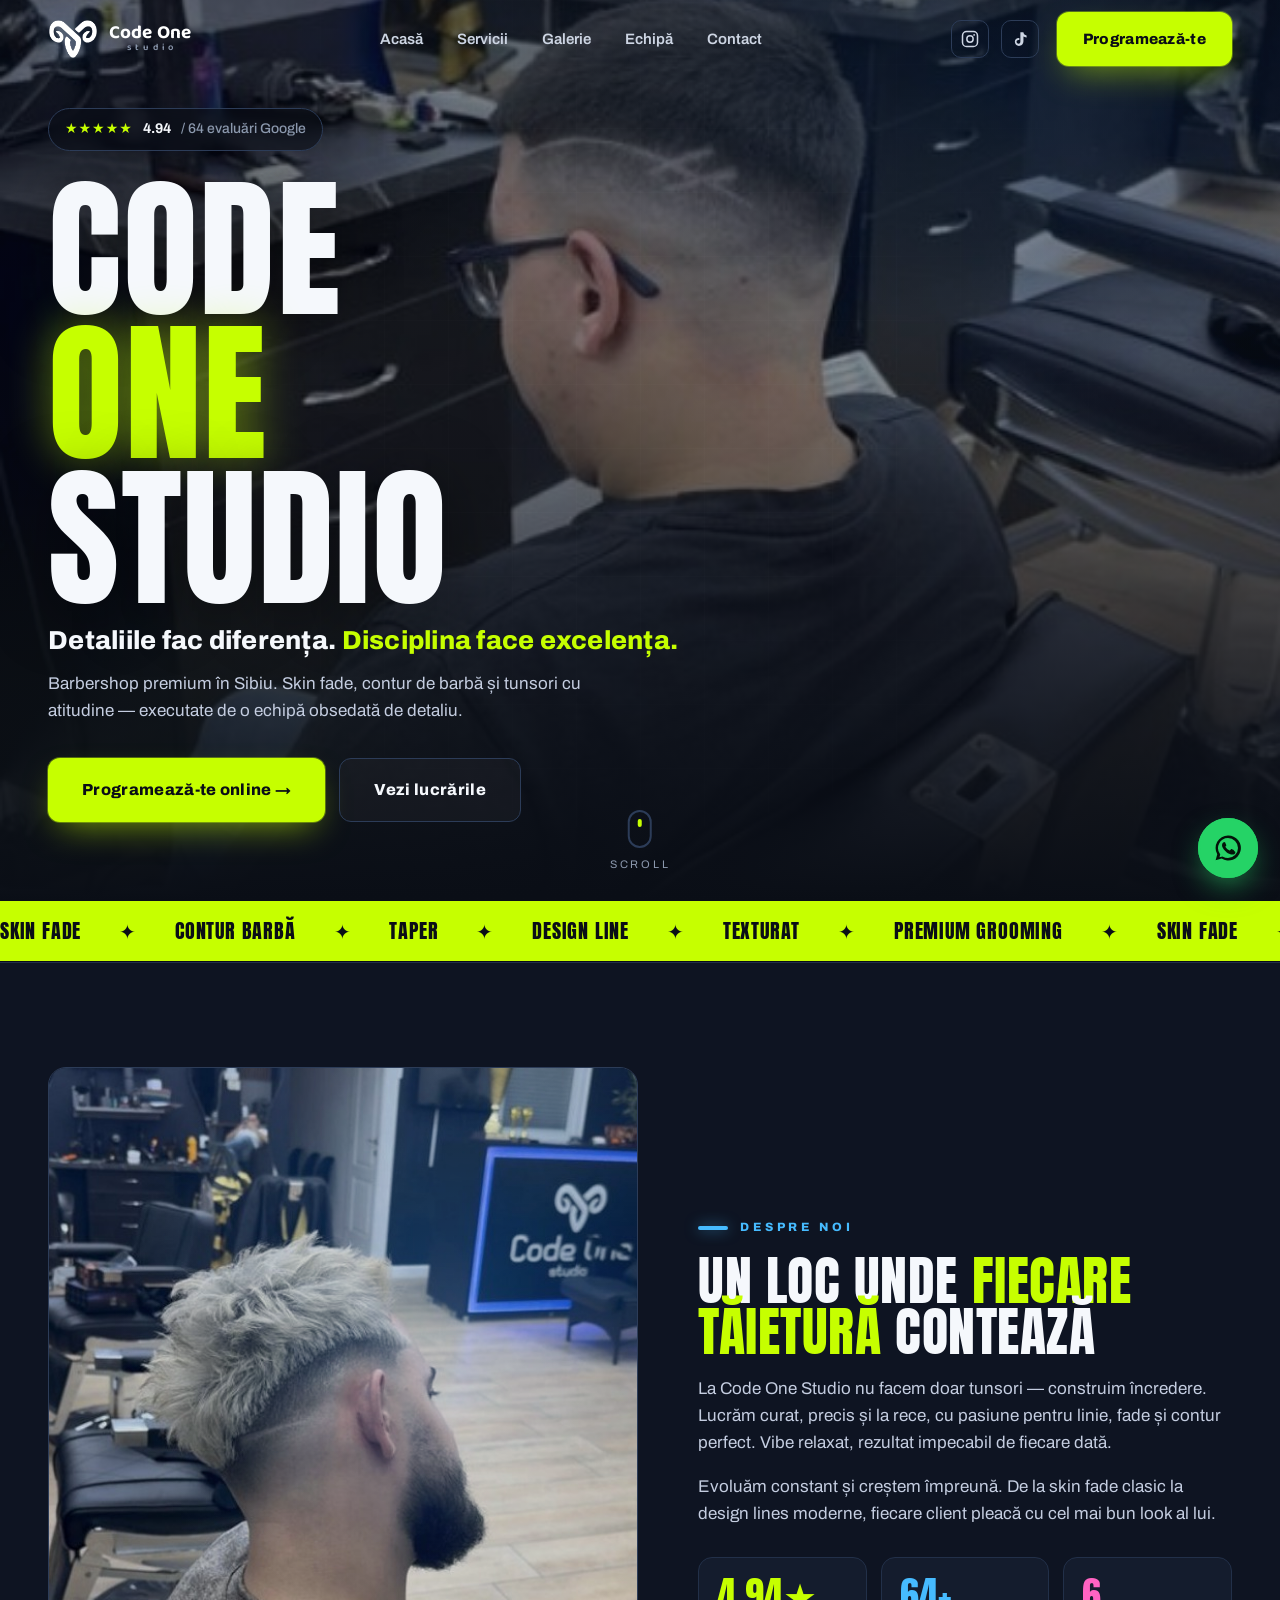
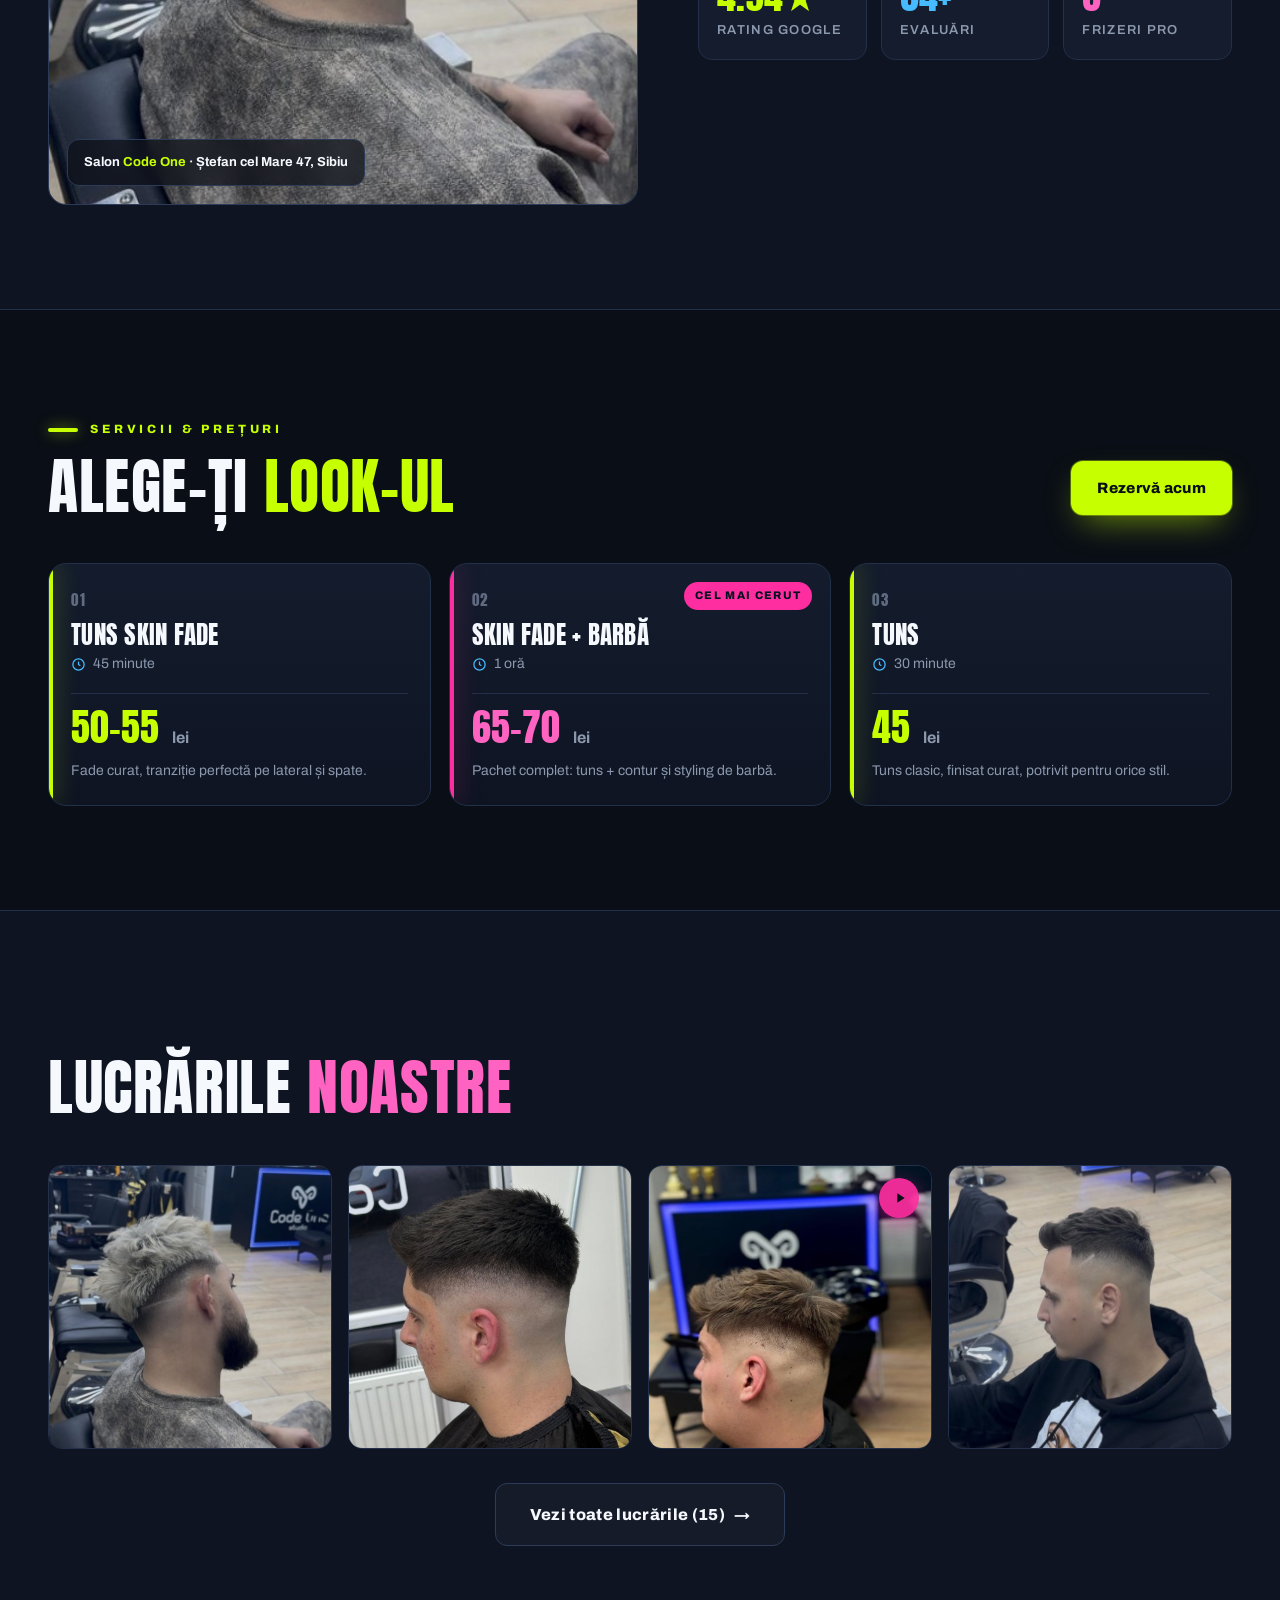
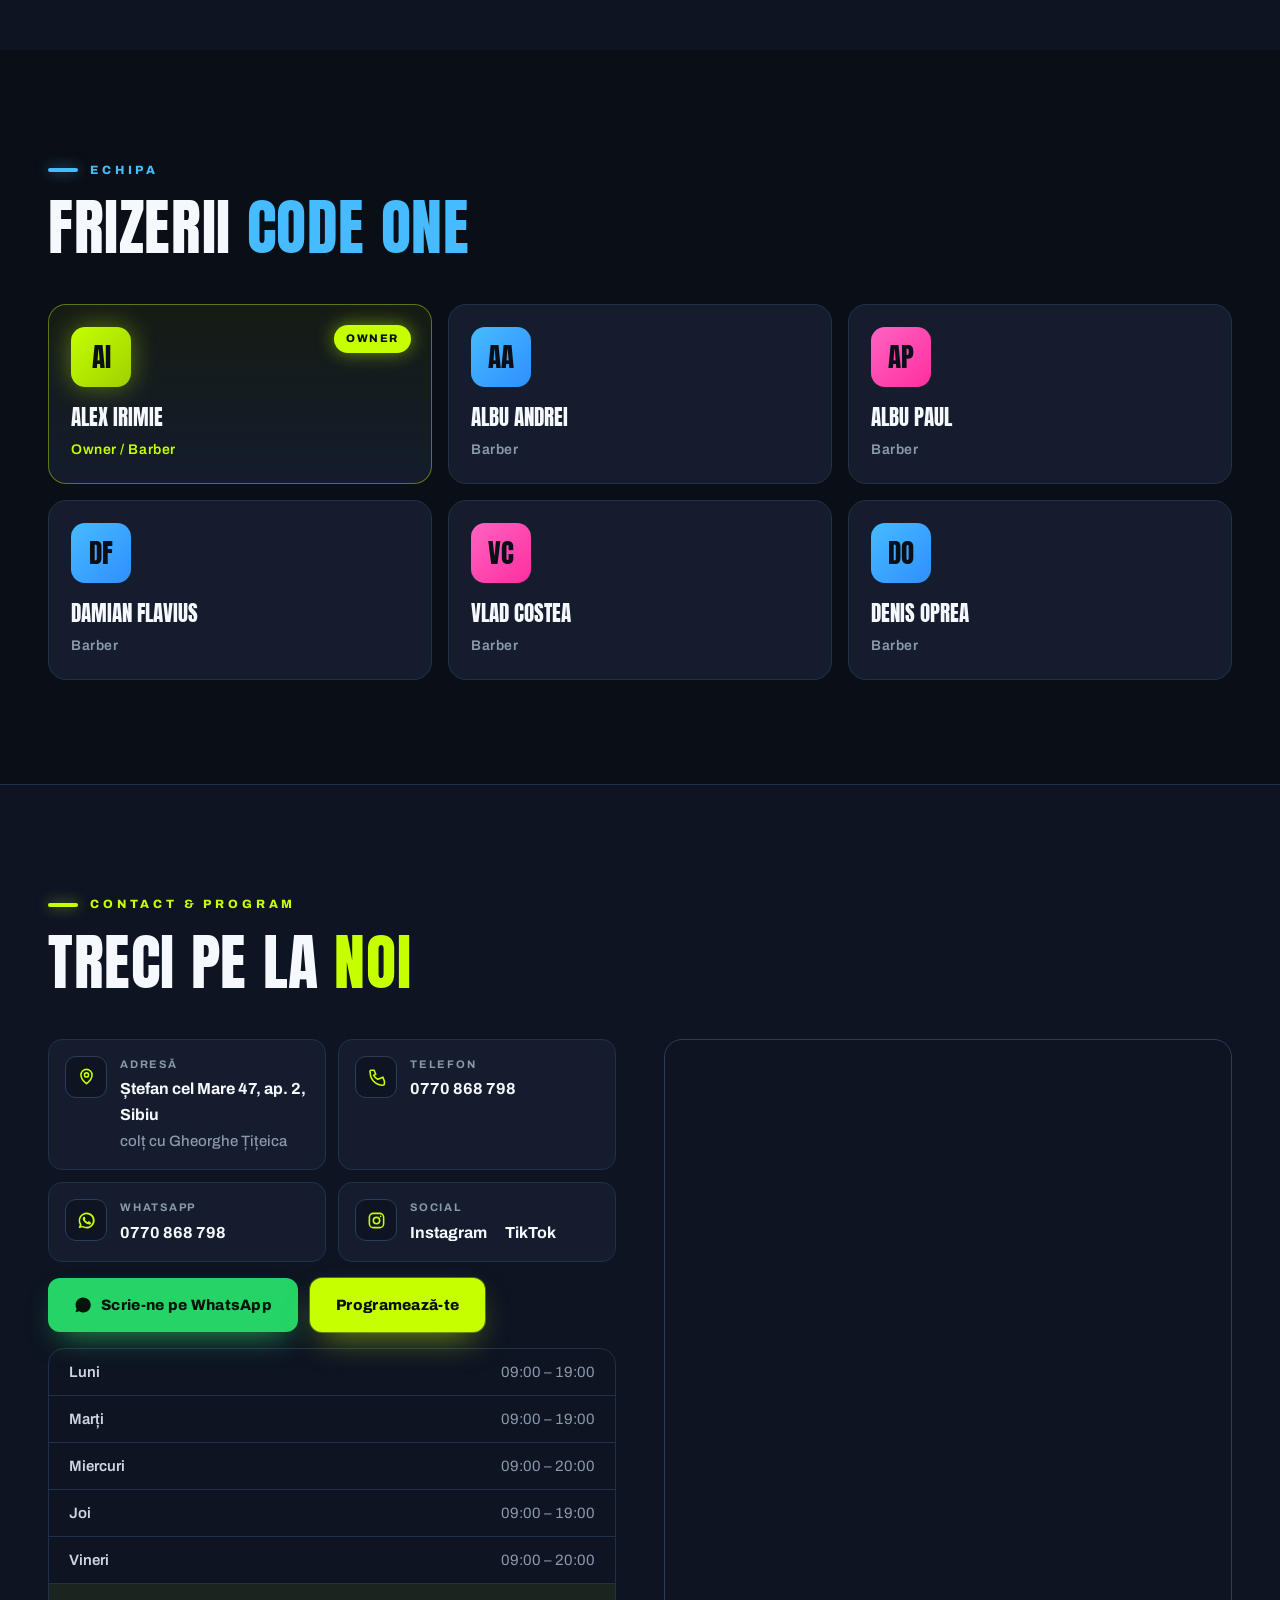
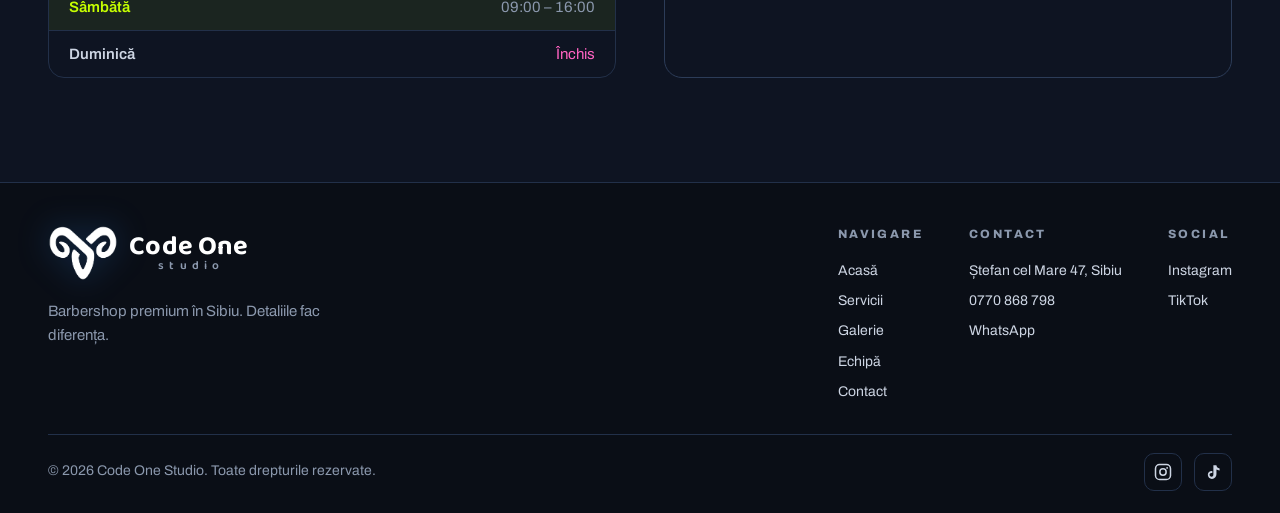
<file: index.html>
<!DOCTYPE html>
<html lang="ro">
<head>
<meta charset="UTF-8">
<meta name="viewport" content="width=device-width, initial-scale=1.0">
<title>Code One Studio — Frizerie Premium Sibiu</title>
<meta name="description" content="Code One Studio — barbershop premium în Sibiu. Skin fade, barbă, tunsori cu atitudine. Programează-te online. 4.94★ din 64 evaluări.">
<link rel="preconnect" href="https://fonts.googleapis.com">
<link rel="preconnect" href="https://fonts.gstatic.com" crossorigin>
<link href="https://fonts.googleapis.com/css2?family=Anton&family=Archivo:ital,wght@0,400;0,500;0,600;0,700;0,800;0,900;1,700&family=Baloo+2:wght@500;600;700;800&display=swap" rel="stylesheet">
<link rel="stylesheet" href="assets/styles.css?v=2">
</head>
<body>

<!-- ============ HEADER ============ -->
<header class="header" id="header">
  <div class="wrap bar">
    <a class="brand" href="#top" aria-label="Code One Studio">
      <img class="brand-sym" src="assets/logo_symbol.png" alt="Code One Studio">
      <span class="brand-word"><b>Code One</b><i>studio</i></span>
    </a>
    <nav class="nav">
      <a class="link" href="#top">Acasă</a>
      <a class="link" href="#servicii">Servicii</a>
      <a class="link" href="lucrari.html">Galerie</a>
      <a class="link" href="#echipa">Echipă</a>
      <a class="link" href="#contact">Contact</a>
    </nav>
    <div class="header-right">
      <div class="socials">
        <a href="https://www.instagram.com/codeone_studio/" target="_blank" rel="noopener" aria-label="Instagram"><svg viewBox="0 0 24 24" fill="none" stroke="currentColor" stroke-width="2"><rect x="2" y="2" width="20" height="20" rx="5.5"/><circle cx="12" cy="12" r="4.2"/><circle cx="17.5" cy="6.5" r="1.2" fill="currentColor" stroke="none"/></svg></a>
        <a href="https://www.tiktok.com/@code.one7" target="_blank" rel="noopener" aria-label="TikTok"><svg viewBox="0 0 24 24" fill="currentColor"><path d="M16.5 3c.4 2.4 1.9 4 4.3 4.2v2.7c-1.4.1-2.9-.3-4.2-1.1v6.3c0 3.6-2.6 6.1-6 6.1-3.1 0-5.5-2.3-5.5-5.4 0-3.2 2.6-5.5 6-5.2v2.8c-.4-.1-.9-.2-1.3-.2-1.4 0-2.4 1-2.4 2.5 0 1.5 1.1 2.5 2.5 2.5 1.6 0 2.6-1.1 2.6-3V3h3.5z"/></svg></a>
      </div>
      <a class="btn btn-lime" href="#contact" data-booking>Programează-te</a>
    </div>
    <button class="burger" id="burger" aria-label="Meniu"><span></span><span></span><span></span></button>
  </div>
</header>

<!-- mobile drawer -->
<div class="scrim" id="scrim"></div>
<aside class="mobile-menu" id="mobileMenu">
  <a class="mlink" href="#top">Acasă</a>
  <a class="mlink" href="#servicii">Servicii</a>
  <a class="mlink" href="lucrari.html">Galerie</a>
  <a class="mlink" href="#echipa">Echipă</a>
  <a class="mlink" href="#contact">Contact</a>
  <a class="btn btn-lime btn-lg" href="#contact" data-booking>Programează-te</a>
  <div class="mobile-soc socials">
    <a href="https://www.instagram.com/codeone_studio/" target="_blank" rel="noopener" aria-label="Instagram"><svg viewBox="0 0 24 24" fill="none" stroke="currentColor" stroke-width="2"><rect x="2" y="2" width="20" height="20" rx="5.5"/><circle cx="12" cy="12" r="4.2"/><circle cx="17.5" cy="6.5" r="1.2" fill="currentColor" stroke="none"/></svg></a>
    <a href="https://www.tiktok.com/@code.one7" target="_blank" rel="noopener" aria-label="TikTok"><svg viewBox="0 0 24 24" fill="currentColor"><path d="M16.5 3c.4 2.4 1.9 4 4.3 4.2v2.7c-1.4.1-2.9-.3-4.2-1.1v6.3c0 3.6-2.6 6.1-6 6.1-3.1 0-5.5-2.3-5.5-5.4 0-3.2 2.6-5.5 6-5.2v2.8c-.4-.1-.9-.2-1.3-.2-1.4 0-2.4 1-2.4 2.5 0 1.5 1.1 2.5 2.5 2.5 1.6 0 2.6-1.1 2.6-3V3h3.5z"/></svg></a>
  </div>
</aside>

<!-- ============ HERO ============ -->
<section class="hero" id="top" data-screen-label="Hero">
  <video class="hero-video" autoplay muted loop playsinline poster="assets/img/work_05.jpg" data-vsrc="assets/video/clip_02.mp4"></video>
  <div class="hero-overlay"></div>
  <div class="hero-grid"></div>
  <div class="hero-inner wrap">
    <div class="chip-rating reveal">
      <span class="stars">★★★★★</span> 4.94 <span class="muted">/ 64 evaluări Google</span>
    </div>
    <h1 class="reveal d1"><span class="blk">Code</span><span class="blk one">One</span><span class="blk">Studio</span></h1>
    <p class="slogan reveal d2">Detaliile fac diferența. <span class="acid">Disciplina face excelența.</span></p>
    <p class="sub reveal d2">Barbershop premium în Sibiu. Skin fade, contur de barbă și tunsori cu atitudine — executate de o echipă obsedată de detaliu.</p>
    <div class="cta-row reveal d3">
      <a class="btn btn-lime btn-lg" href="#contact" data-booking>Programează-te online →</a>
      <a class="btn btn-ghost btn-lg" href="#galerie">Vezi lucrările</a>
    </div>
  </div>
  <div class="scroll-cue"><div class="mouse"><i></i></div>Scroll</div>
</section>

<!-- ============ MARQUEE ============ -->
<div class="marquee" aria-hidden="true">
  <div class="track">
    <span>Skin Fade</span><span>Contur Barbă</span><span>Taper</span><span>Design Line</span><span>Texturat</span><span>Premium Grooming</span>
    <span>Skin Fade</span><span>Contur Barbă</span><span>Taper</span><span>Design Line</span><span>Texturat</span><span>Premium Grooming</span>
  </div>
</div>

<!-- ============ DESPRE ============ -->
<section class="section about" id="despre" data-screen-label="Despre">
  <div class="wrap about-grid">
    <div class="about-media reveal">
      <img src="assets/img/work_01.jpg" alt="Interior Code One Studio cu sigla luminată">
      <div class="glow"></div>
      <div class="badge">Salon <b>Code One</b> · Ștefan cel Mare 47, Sibiu</div>
    </div>
    <div class="about-text">
      <div class="eyebrow blue reveal">Despre noi</div>
      <h2 class="reveal">Un loc unde <span style="color:var(--lime)">fiecare tăietură</span> contează</h2>
      <p class="reveal d1">La Code One Studio nu facem doar tunsori — construim încredere. Lucrăm curat, precis și la rece, cu pasiune pentru linie, fade și contur perfect. Vibe relaxat, rezultat impecabil de fiecare dată.</p>
      <p class="reveal d1">Evoluăm constant și creștem împreună. De la skin fade clasic la design lines moderne, fiecare client pleacă cu cel mai bun look al lui.</p>
      <div class="stats reveal d2">
        <div class="stat"><div class="num">4.94★</div><div class="lab">Rating Google</div></div>
        <div class="stat"><div class="num">64+</div><div class="lab">Evaluări</div></div>
        <div class="stat"><div class="num">6</div><div class="lab">Frizeri pro</div></div>
      </div>
    </div>
  </div>
</section>

<!-- ============ SERVICII ============ -->
<section class="section" id="servicii" data-screen-label="Servicii">
  <div class="wrap">
    <div class="svc-head">
      <div>
        <div class="eyebrow reveal">Servicii &amp; prețuri</div>
        <h2 class="section-title reveal">Alege-ți <span class="hl">look-ul</span></h2>
      </div>
      <a class="btn btn-lime reveal d1" href="#contact" data-booking>Rezervă acum</a>
    </div>
    <div class="svc-grid">
      <div class="svc-card reveal">
        <div class="idx">01</div>
        <h3>Tuns Skin Fade</h3>
        <div class="dur"><svg viewBox="0 0 24 24" fill="none" stroke="currentColor" stroke-width="2"><circle cx="12" cy="12" r="9"/><path d="M12 7v5l3 2"/></svg> 45 minute</div>
        <div class="divider"></div>
        <div class="price">50–55 <small>lei</small></div>
        <p class="tagline">Fade curat, tranziție perfectă pe lateral și spate.</p>
      </div>
      <div class="svc-card feat reveal d1">
        <div class="feat-badge">Cel mai cerut</div>
        <div class="idx">02</div>
        <h3>Skin Fade + Barbă</h3>
        <div class="dur"><svg viewBox="0 0 24 24" fill="none" stroke="currentColor" stroke-width="2"><circle cx="12" cy="12" r="9"/><path d="M12 7v5l3 2"/></svg> 1 oră</div>
        <div class="divider"></div>
        <div class="price">65–70 <small>lei</small></div>
        <p class="tagline">Pachet complet: tuns + contur și styling de barbă.</p>
      </div>
      <div class="svc-card reveal d2">
        <div class="idx">03</div>
        <h3>Tuns</h3>
        <div class="dur"><svg viewBox="0 0 24 24" fill="none" stroke="currentColor" stroke-width="2"><circle cx="12" cy="12" r="9"/><path d="M12 7v5l3 2"/></svg> 30 minute</div>
        <div class="divider"></div>
        <div class="price">45 <small>lei</small></div>
        <p class="tagline">Tuns clasic, finisat curat, potrivit pentru orice stil.</p>
      </div>
    </div>
  </div>
</section>

<!-- ============ GALERIE ============ -->
<section class="section gallery" id="galerie" data-screen-label="Galerie">
  <div class="wrap">
    <div class="eyebrow pink reveal">Galerie</div>
    <h2 class="section-title reveal" style="margin-bottom:48px;">LUCRĂRILE <span class="hl-p">NOASTRE</span></h2>
    <div class="gal-grid" id="galGrid" data-preview="4" data-more-href="lucrari.html">
      <!-- items injected by app.js -->
    </div>
  </div>
</section>

<!-- ============ ECHIPA ============ -->
<section class="section" id="echipa" data-screen-label="Echipa">
  <div class="wrap">
    <div class="eyebrow blue reveal">Echipa</div>
    <h2 class="section-title reveal" style="margin-bottom:48px;">Frizerii <span class="hl-b">Code One</span></h2>
    <div class="team-grid">
      <div class="member owner reveal">
        <div class="owner-badge">Owner</div>
        <div class="avatar">AI</div>
        <div class="name">Alex Irimie</div>
        <div class="role">Owner / Barber</div>
      </div>
      <div class="member reveal d1"><div class="avatar">AA</div><div class="name">Albu Andrei</div><div class="role">Barber</div></div>
      <div class="member reveal d2"><div class="avatar">AP</div><div class="name">Albu Paul</div><div class="role">Barber</div></div>
      <div class="member reveal"><div class="avatar">DF</div><div class="name">Damian Flavius</div><div class="role">Barber</div></div>
      <div class="member reveal d1"><div class="avatar">VC</div><div class="name">Vlad Costea</div><div class="role">Barber</div></div>
      <div class="member reveal d2"><div class="avatar">DO</div><div class="name">Denis Oprea</div><div class="role">Barber</div></div>
    </div>
  </div>
</section>

<!-- ============ CONTACT ============ -->
<section class="section contact" id="contact" data-screen-label="Contact">
  <div class="wrap">
    <div class="eyebrow reveal">Contact &amp; program</div>
    <h2 class="section-title reveal" style="margin-bottom:48px;">Treci pe la <span class="hl">noi</span></h2>
    <div class="contact-grid">
      <div class="contact-info">
        <div class="contact-rows">
        <div class="row reveal">
          <div class="ico"><svg viewBox="0 0 24 24" fill="none" stroke="currentColor" stroke-width="2"><path d="M12 21s7-5.5 7-11a7 7 0 1 0-14 0c0 5.5 7 11 7 11z"/><circle cx="12" cy="10" r="2.6"/></svg></div>
          <div><div class="lab">Adresă</div><div class="val">Ștefan cel Mare 47, ap. 2, Sibiu<br><span style="font-weight:500;color:var(--muted);font-size:15px">colț cu Gheorghe Țițeica</span></div></div>
        </div>
        <div class="row reveal">
          <div class="ico"><svg viewBox="0 0 24 24" fill="none" stroke="currentColor" stroke-width="2"><path d="M5 4h4l2 5-2.5 1.5a11 11 0 0 0 5 5L20 13l2 5v3a2 2 0 0 1-2 2A16 16 0 0 1 4 7a2 2 0 0 1 1-3z"/></svg></div>
          <div><div class="lab">Telefon</div><div class="val"><a href="tel:0770868798">0770 868 798</a></div></div>
        </div>
        <div class="row reveal">
          <div class="ico"><svg viewBox="0 0 24 24" fill="currentColor"><path d="M12 2a10 10 0 0 0-8.6 15l-1.3 4.7 4.8-1.3A10 10 0 1 0 12 2zm0 2a8 8 0 0 1 0 16 8 8 0 0 1-4.1-1.1l-.3-.2-2.4.6.6-2.3-.2-.3A8 8 0 0 1 12 4zm4.5 9.6c-.2-.1-1.4-.7-1.6-.8s-.4-.1-.5.1l-.7.9c-.1.1-.2.2-.5.1a6.5 6.5 0 0 1-3.2-2.8c-.2-.4.2-.4.6-1.2.1-.1 0-.3 0-.4l-.8-1.8c-.2-.5-.4-.4-.5-.4h-.5a1 1 0 0 0-.7.3 3 3 0 0 0-.9 2.2c0 1.3 1 2.6 1.1 2.7s1.9 2.9 4.6 4c1.7.7 2.4.8 3.2.7.5-.1 1.4-.6 1.6-1.1s.2-1 .1-1.1l-.4-.3z"/></svg></div>
          <div><div class="lab">WhatsApp</div><div class="val"><a href="https://wa.me/40770868798" target="_blank" rel="noopener">0770 868 798</a></div></div>
        </div>
        <div class="row reveal">
          <div class="ico"><svg viewBox="0 0 24 24" fill="none" stroke="currentColor" stroke-width="2"><rect x="3" y="3" width="18" height="18" rx="5"/><circle cx="12" cy="12" r="4"/><circle cx="17.2" cy="6.8" r="1" fill="currentColor" stroke="none"/></svg></div>
          <div><div class="lab">Social</div><div class="val" style="display:flex;gap:18px;font-size:16px"><a href="https://www.instagram.com/codeone_studio/" target="_blank" rel="noopener">Instagram</a><a href="https://www.tiktok.com/@code.one7" target="_blank" rel="noopener">TikTok</a></div></div>
        </div>
        </div>
        <div class="contact-cta reveal">
          <a class="btn btn-wa" href="https://wa.me/40770868798" target="_blank" rel="noopener">
            <svg viewBox="0 0 24 24" fill="currentColor"><path d="M12 2a10 10 0 0 0-8.6 15l-1.3 4.7 4.8-1.3A10 10 0 1 0 12 2z"/></svg>
            Scrie-ne pe WhatsApp
          </a>
          <a class="btn btn-lime" href="#contact" data-booking>Programează-te</a>
        </div>

        <div class="hours reveal" id="hours">
          <div class="hrow" data-day="1"><span class="d">Luni</span><span class="h">09:00 – 19:00</span></div>
          <div class="hrow" data-day="2"><span class="d">Marți</span><span class="h">09:00 – 19:00</span></div>
          <div class="hrow" data-day="3"><span class="d">Miercuri</span><span class="h">09:00 – 20:00</span></div>
          <div class="hrow" data-day="4"><span class="d">Joi</span><span class="h">09:00 – 19:00</span></div>
          <div class="hrow" data-day="5"><span class="d">Vineri</span><span class="h">09:00 – 20:00</span></div>
          <div class="hrow" data-day="6"><span class="d">Sâmbătă</span><span class="h">09:00 – 16:00</span></div>
          <div class="hrow closed" data-day="0"><span class="d">Duminică</span><span class="h">Închis</span></div>
        </div>
      </div>

      <div class="map-wrap reveal">
        <iframe
          src="https://www.google.com/maps?q=Strada+Stefan+cel+Mare+47+Sibiu&output=embed"
          loading="lazy" referrerpolicy="no-referrer-when-downgrade"
          title="Hartă Code One Studio"></iframe>
      </div>
    </div>
  </div>
</section>

<!-- ============ FOOTER ============ -->
<footer class="footer" data-screen-label="Footer">
  <div class="wrap">
    <div class="footer-top">
      <div>
        <a class="brand lg" href="#top"><img class="brand-sym" src="assets/logo_symbol.png" alt="Code One Studio"><span class="brand-word"><b>Code One</b><i>studio</i></span></a>
        <p style="color:var(--muted);max-width:300px;margin-top:18px;font-size:15px">Barbershop premium în Sibiu. Detaliile fac diferența.</p>
      </div>
      <div class="footer-cols">
        <div class="fcol">
          <h5>Navigare</h5>
          <a href="#top">Acasă</a>
          <a href="#servicii">Servicii</a>
          <a href="lucrari.html">Galerie</a>
          <a href="#echipa">Echipă</a>
          <a href="#contact">Contact</a>
        </div>
        <div class="fcol">
          <h5>Contact</h5>
          <a href="https://maps.google.com/?q=Stefan+cel+Mare+47+Sibiu" target="_blank" rel="noopener">Ștefan cel Mare 47, Sibiu</a>
          <a href="tel:0770868798">0770 868 798</a>
          <a href="https://wa.me/40770868798" target="_blank" rel="noopener">WhatsApp</a>
        </div>
        <div class="fcol">
          <h5>Social</h5>
          <a href="https://www.instagram.com/codeone_studio/" target="_blank" rel="noopener">Instagram</a>
          <a href="https://www.tiktok.com/@code.one7" target="_blank" rel="noopener">TikTok</a>
        </div>
      </div>
    </div>
    <div class="footer-bottom">
      <div>© <span id="year">2026</span> Code One Studio. Toate drepturile rezervate.</div>
      <div class="socials">
        <a href="https://www.instagram.com/codeone_studio/" target="_blank" rel="noopener" aria-label="Instagram"><svg viewBox="0 0 24 24" fill="none" stroke="currentColor" stroke-width="2"><rect x="2" y="2" width="20" height="20" rx="5.5"/><circle cx="12" cy="12" r="4.2"/><circle cx="17.5" cy="6.5" r="1.2" fill="currentColor" stroke="none"/></svg></a>
        <a href="https://www.tiktok.com/@code.one7" target="_blank" rel="noopener" aria-label="TikTok"><svg viewBox="0 0 24 24" fill="currentColor"><path d="M16.5 3c.4 2.4 1.9 4 4.3 4.2v2.7c-1.4.1-2.9-.3-4.2-1.1v6.3c0 3.6-2.6 6.1-6 6.1-3.1 0-5.5-2.3-5.5-5.4 0-3.2 2.6-5.5 6-5.2v2.8c-.4-.1-.9-.2-1.3-.2-1.4 0-2.4 1-2.4 2.5 0 1.5 1.1 2.5 2.5 2.5 1.6 0 2.6-1.1 2.6-3V3h3.5z"/></svg></a>
      </div>
    </div>
  </div>
</footer>

<!-- floating whatsapp -->
<a class="fab" href="https://wa.me/40770868798" target="_blank" rel="noopener" aria-label="WhatsApp">
  <svg viewBox="0 0 24 24" fill="currentColor"><path d="M12 2a10 10 0 0 0-8.6 15l-1.3 4.7 4.8-1.3A10 10 0 1 0 12 2zm0 2a8 8 0 0 1 0 16 8 8 0 0 1-4.1-1.1l-.3-.2-2.4.6.6-2.3-.2-.3A8 8 0 0 1 12 4zm4.5 9.6c-.2-.1-1.4-.7-1.6-.8s-.4-.1-.5.1l-.7.9c-.1.1-.2.2-.5.1a6.5 6.5 0 0 1-3.2-2.8c-.2-.4.2-.4.6-1.2.1-.1 0-.3 0-.4l-.8-1.8c-.2-.5-.4-.4-.5-.4h-.5a1 1 0 0 0-.7.3 3 3 0 0 0-.9 2.2c0 1.3 1 2.6 1.1 2.7s1.9 2.9 4.6 4c1.7.7 2.4.8 3.2.7.5-.1 1.4-.6 1.6-1.1s.2-1 .1-1.1l-.4-.3z"/></svg>
</a>

<!-- ============ BOOKING MODAL ============ -->
<div class="bk-overlay" id="bkOverlay">
  <div class="bk-modal" role="dialog" aria-modal="true" aria-label="Programare">
    <button class="bk-close" id="bkClose" aria-label="Închide">✕</button>
    <div class="bk-head">
      <div class="eyebrow">Programare rapidă</div>
      <h3>Programează-te</h3>
      <p>Alege frizerul și serviciul — îți trimitem cererea direct pe WhatsApp.</p>
    </div>

    <label class="bk-field">
      <span class="bk-lab">1 · Alege frizerul</span>
      <div class="bk-select">
        <select id="bkBarber">
          <option value="" disabled selected>Selectează frizerul…</option>
          <option value="Alex Irimie (Owner)">Alex Irimie — Owner</option>
          <option value="Albu Andrei">Albu Andrei</option>
          <option value="Albu Paul">Albu Paul</option>
          <option value="Damian Flavius">Damian Flavius</option>
          <option value="Vlad Costea">Vlad Costea</option>
          <option value="Denis Oprea">Denis Oprea</option>
          <option value="Oricare frizer disponibil">Oricare frizer disponibil</option>
        </select>
        <svg viewBox="0 0 24 24" fill="none" stroke="currentColor" stroke-width="2.4"><path d="M6 9l6 6 6-6"/></svg>
      </div>
    </label>

    <label class="bk-field">
      <span class="bk-lab">2 · Alege serviciul</span>
      <div class="bk-select">
        <select id="bkService">
          <option value="" disabled selected>Selectează serviciul…</option>
          <option value="Tuns Skin Fade" data-price="50–55 lei" data-dur="45 min">Tuns Skin Fade</option>
          <option value="Skin Fade + Barbă" data-price="65–70 lei" data-dur="1 oră">Skin Fade + Barbă</option>
          <option value="Tuns" data-price="45 lei" data-dur="30 min">Tuns</option>
        </select>
        <svg viewBox="0 0 24 24" fill="none" stroke="currentColor" stroke-width="2.4"><path d="M6 9l6 6 6-6"/></svg>
      </div>
    </label>

    <div class="bk-field-row">
      <label class="bk-field">
        <span class="bk-lab">3 · Data</span>
        <div class="bk-select">
          <input type="date" id="bkDate" aria-label="Alege data">
        </div>
      </label>
      <label class="bk-field">
        <span class="bk-lab">4 · Ora</span>
        <div class="bk-select">
          <select id="bkTime">
            <option value="" disabled selected>Alege ora…</option>
          </select>
          <svg viewBox="0 0 24 24" fill="none" stroke="currentColor" stroke-width="2.4"><path d="M6 9l6 6 6-6"/></svg>
        </div>
      </label>
    </div>

    <div class="bk-summary">
      <div class="bk-row"><span>Programare</span><b id="bkWhen">—</b></div>
      <div class="bk-row"><span>Durată estimată</span><b id="bkDur">—</b></div>
      <div class="bk-row total"><span>Preț</span><b id="bkAmt">—</b></div>
    </div>

    <a class="btn btn-wa bk-send" id="bkSend" href="https://wa.me/40770868798" target="_blank" rel="noopener">
      <svg viewBox="0 0 24 24" fill="currentColor"><path d="M12 2a10 10 0 0 0-8.6 15l-1.3 4.7 4.8-1.3A10 10 0 1 0 12 2z"/></svg>
      Trimite cererea pe WhatsApp
    </a>
    <p class="bk-note">Preferi telefonic? Sună la <a href="tel:0770868798">0770 868 798</a></p>
  </div>
</div>

<!-- lightbox -->
<div class="lightbox" id="lightbox">
  <button class="lb-nav lb-prev" id="lbPrev" aria-label="Anterior">‹</button>
  <div class="stage" id="lbStage"></div>
  <button class="lb-nav lb-next" id="lbNext" aria-label="Următor">›</button>
  <button class="lb-close" id="lbClose" aria-label="Închide">✕</button>
</div>

<script src="assets/app.js?v=2"></script>
</body>
</html>
</file>
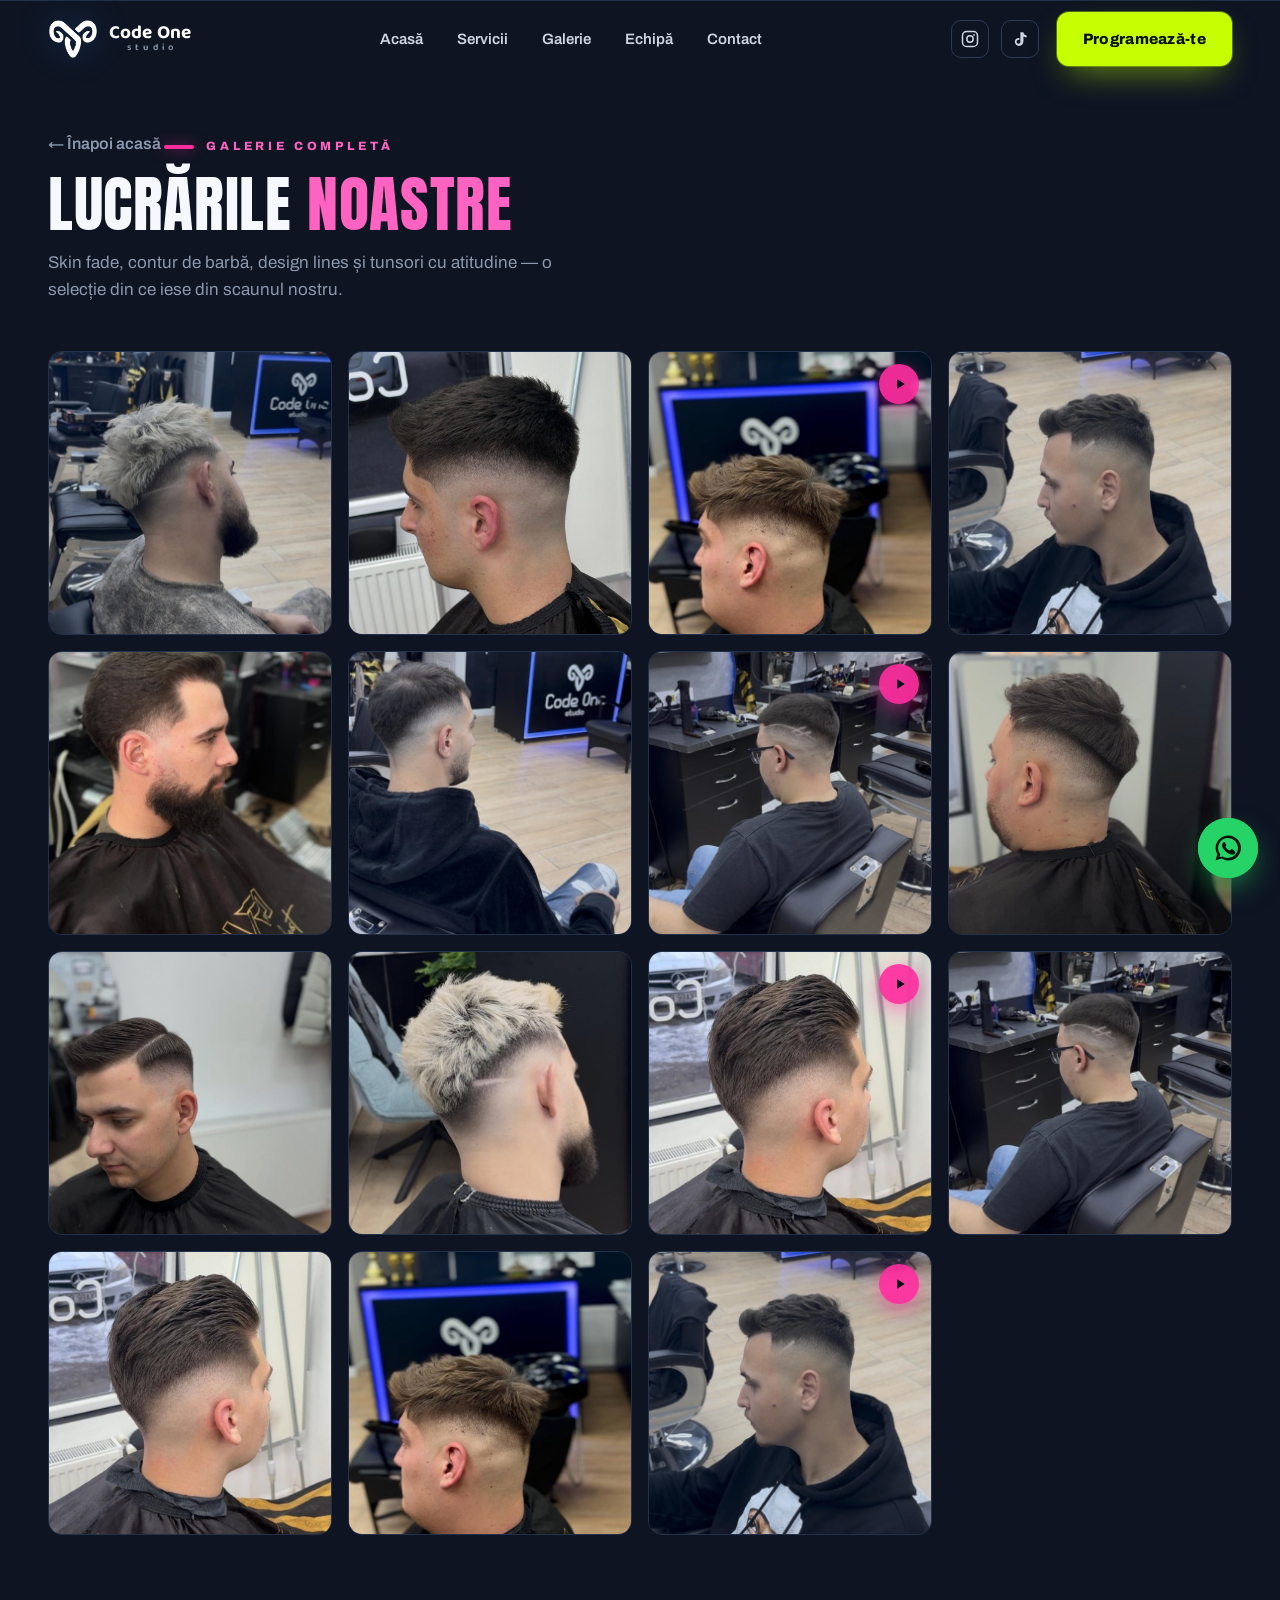
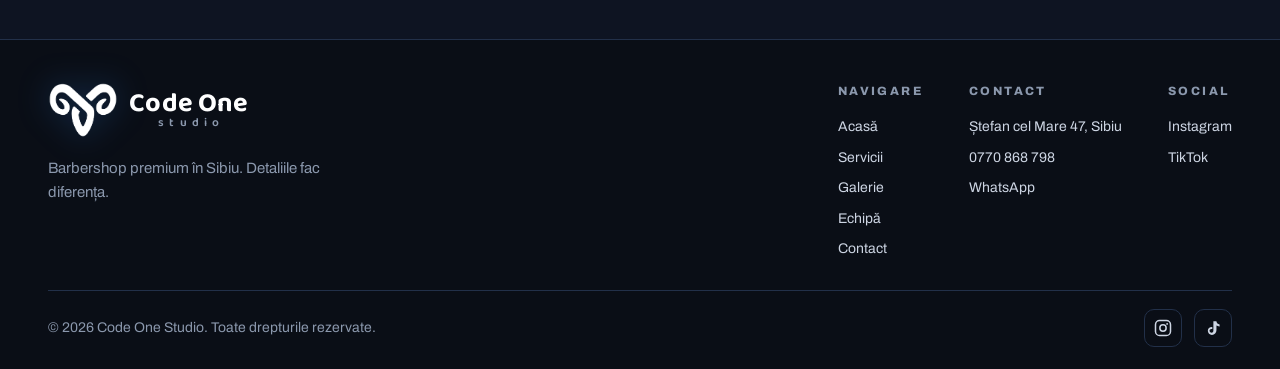
<file: lucrari.html>
<!DOCTYPE html>
<html lang="ro">
<head>
<meta charset="UTF-8">
<meta name="viewport" content="width=device-width, initial-scale=1.0">
<title>Lucrările noastre — Code One Studio</title>
<meta name="description" content="Galeria completă Code One Studio — skin fade, contur de barbă, design lines și tunsori cu atitudine. Barbershop premium în Sibiu.">
<link rel="preconnect" href="https://fonts.googleapis.com">
<link rel="preconnect" href="https://fonts.gstatic.com" crossorigin>
<link href="https://fonts.googleapis.com/css2?family=Anton&family=Archivo:ital,wght@0,400;0,500;0,600;0,700;0,800;0,900;1,700&family=Baloo+2:wght@500;600;700;800&display=swap" rel="stylesheet">
<link rel="stylesheet" href="assets/styles.css?v=2">
</head>
<body>

<!-- ============ HEADER ============ -->
<header class="header scrolled" id="header">
  <div class="wrap bar">
    <a class="brand" href="index.html" aria-label="Code One Studio">
      <img class="brand-sym" src="assets/logo_symbol.png" alt="Code One Studio">
      <span class="brand-word"><b>Code One</b><i>studio</i></span>
    </a>
    <nav class="nav">
      <a class="link" href="index.html">Acasă</a>
      <a class="link" href="index.html#servicii">Servicii</a>
      <a class="link" href="lucrari.html">Galerie</a>
      <a class="link" href="index.html#echipa">Echipă</a>
      <a class="link" href="index.html#contact">Contact</a>
    </nav>
    <div class="header-right">
      <div class="socials">
        <a href="https://www.instagram.com/codeone_studio/" target="_blank" rel="noopener" aria-label="Instagram"><svg viewBox="0 0 24 24" fill="none" stroke="currentColor" stroke-width="2"><rect x="2" y="2" width="20" height="20" rx="5.5"/><circle cx="12" cy="12" r="4.2"/><circle cx="17.5" cy="6.5" r="1.2" fill="currentColor" stroke="none"/></svg></a>
        <a href="https://www.tiktok.com/@code.one7" target="_blank" rel="noopener" aria-label="TikTok"><svg viewBox="0 0 24 24" fill="currentColor"><path d="M16.5 3c.4 2.4 1.9 4 4.3 4.2v2.7c-1.4.1-2.9-.3-4.2-1.1v6.3c0 3.6-2.6 6.1-6 6.1-3.1 0-5.5-2.3-5.5-5.4 0-3.2 2.6-5.5 6-5.2v2.8c-.4-.1-.9-.2-1.3-.2-1.4 0-2.4 1-2.4 2.5 0 1.5 1.1 2.5 2.5 2.5 1.6 0 2.6-1.1 2.6-3V3h3.5z"/></svg></a>
      </div>
      <a class="btn btn-lime" href="index.html#contact" data-booking>Programează-te</a>
    </div>
    <button class="burger" id="burger" aria-label="Meniu"><span></span><span></span><span></span></button>
  </div>
</header>

<!-- mobile drawer -->
<div class="scrim" id="scrim"></div>
<aside class="mobile-menu" id="mobileMenu">
  <a class="mlink" href="index.html">Acasă</a>
  <a class="mlink" href="index.html#servicii">Servicii</a>
  <a class="mlink" href="lucrari.html">Galerie</a>
  <a class="mlink" href="index.html#echipa">Echipă</a>
  <a class="mlink" href="index.html#contact">Contact</a>
  <a class="btn btn-lime btn-lg" href="index.html#contact" data-booking>Programează-te</a>
  <div class="mobile-soc socials">
    <a href="https://www.instagram.com/codeone_studio/" target="_blank" rel="noopener" aria-label="Instagram"><svg viewBox="0 0 24 24" fill="none" stroke="currentColor" stroke-width="2"><rect x="2" y="2" width="20" height="20" rx="5.5"/><circle cx="12" cy="12" r="4.2"/><circle cx="17.5" cy="6.5" r="1.2" fill="currentColor" stroke="none"/></svg></a>
    <a href="https://www.tiktok.com/@code.one7" target="_blank" rel="noopener" aria-label="TikTok"><svg viewBox="0 0 24 24" fill="currentColor"><path d="M16.5 3c.4 2.4 1.9 4 4.3 4.2v2.7c-1.4.1-2.9-.3-4.2-1.1v6.3c0 3.6-2.6 6.1-6 6.1-3.1 0-5.5-2.3-5.5-5.4 0-3.2 2.6-5.5 6-5.2v2.8c-.4-.1-.9-.2-1.3-.2-1.4 0-2.4 1-2.4 2.5 0 1.5 1.1 2.5 2.5 2.5 1.6 0 2.6-1.1 2.6-3V3h3.5z"/></svg></a>
  </div>
</aside>

<!-- ============ GALERIE COMPLETĂ ============ -->
<section class="section gallery" id="galerie" data-screen-label="Galerie" style="padding-top:130px;">
  <div class="wrap">
    <a class="link" href="index.html" style="display:inline-flex;align-items:center;gap:8px;color:var(--muted);font-weight:600;margin-bottom:18px;">← Înapoi acasă</a>
    <div class="eyebrow pink reveal">Galerie completă</div>
    <h2 class="section-title reveal">LUCRĂRILE <span class="hl-p">NOASTRE</span></h2>
    <p class="section-sub reveal" style="margin-bottom:48px;">Skin fade, contur de barbă, design lines și tunsori cu atitudine — o selecție din ce iese din scaunul nostru.</p>
    <div class="gal-grid" id="galGrid">
      <!-- items injected by app.js -->
    </div>
  </div>
</section>

<!-- ============ FOOTER ============ -->
<footer class="footer" data-screen-label="Footer">
  <div class="wrap">
    <div class="footer-top">
      <div>
        <a class="brand lg" href="index.html"><img class="brand-sym" src="assets/logo_symbol.png" alt="Code One Studio"><span class="brand-word"><b>Code One</b><i>studio</i></span></a>
        <p style="color:var(--muted);max-width:300px;margin-top:18px;font-size:15px">Barbershop premium în Sibiu. Detaliile fac diferența.</p>
      </div>
      <div class="footer-cols">
        <div class="fcol">
          <h5>Navigare</h5>
          <a href="index.html">Acasă</a>
          <a href="index.html#servicii">Servicii</a>
          <a href="lucrari.html">Galerie</a>
          <a href="index.html#echipa">Echipă</a>
          <a href="index.html#contact">Contact</a>
        </div>
        <div class="fcol">
          <h5>Contact</h5>
          <a href="https://maps.google.com/?q=Stefan+cel+Mare+47+Sibiu" target="_blank" rel="noopener">Ștefan cel Mare 47, Sibiu</a>
          <a href="tel:0770868798">0770 868 798</a>
          <a href="https://wa.me/40770868798" target="_blank" rel="noopener">WhatsApp</a>
        </div>
        <div class="fcol">
          <h5>Social</h5>
          <a href="https://www.instagram.com/codeone_studio/" target="_blank" rel="noopener">Instagram</a>
          <a href="https://www.tiktok.com/@code.one7" target="_blank" rel="noopener">TikTok</a>
        </div>
      </div>
    </div>
    <div class="footer-bottom">
      <div>© <span id="year">2026</span> Code One Studio. Toate drepturile rezervate.</div>
      <div class="socials">
        <a href="https://www.instagram.com/codeone_studio/" target="_blank" rel="noopener" aria-label="Instagram"><svg viewBox="0 0 24 24" fill="none" stroke="currentColor" stroke-width="2"><rect x="2" y="2" width="20" height="20" rx="5.5"/><circle cx="12" cy="12" r="4.2"/><circle cx="17.5" cy="6.5" r="1.2" fill="currentColor" stroke="none"/></svg></a>
        <a href="https://www.tiktok.com/@code.one7" target="_blank" rel="noopener" aria-label="TikTok"><svg viewBox="0 0 24 24" fill="currentColor"><path d="M16.5 3c.4 2.4 1.9 4 4.3 4.2v2.7c-1.4.1-2.9-.3-4.2-1.1v6.3c0 3.6-2.6 6.1-6 6.1-3.1 0-5.5-2.3-5.5-5.4 0-3.2 2.6-5.5 6-5.2v2.8c-.4-.1-.9-.2-1.3-.2-1.4 0-2.4 1-2.4 2.5 0 1.5 1.1 2.5 2.5 2.5 1.6 0 2.6-1.1 2.6-3V3h3.5z"/></svg></a>
      </div>
    </div>
  </div>
</footer>

<!-- floating whatsapp -->
<a class="fab" href="https://wa.me/40770868798" target="_blank" rel="noopener" aria-label="WhatsApp">
  <svg viewBox="0 0 24 24" fill="currentColor"><path d="M12 2a10 10 0 0 0-8.6 15l-1.3 4.7 4.8-1.3A10 10 0 1 0 12 2zm0 2a8 8 0 0 1 0 16 8 8 0 0 1-4.1-1.1l-.3-.2-2.4.6.6-2.3-.2-.3A8 8 0 0 1 12 4zm4.5 9.6c-.2-.1-1.4-.7-1.6-.8s-.4-.1-.5.1l-.7.9c-.1.1-.2.2-.5.1a6.5 6.5 0 0 1-3.2-2.8c-.2-.4.2-.4.6-1.2.1-.1 0-.3 0-.4l-.8-1.8c-.2-.5-.4-.4-.5-.4h-.5a1 1 0 0 0-.7.3 3 3 0 0 0-.9 2.2c0 1.3 1 2.6 1.1 2.7s1.9 2.9 4.6 4c1.7.7 2.4.8 3.2.7.5-.1 1.4-.6 1.6-1.1s.2-1 .1-1.1l-.4-.3z"/></svg>
</a>

<!-- ============ BOOKING MODAL ============ -->
<div class="bk-overlay" id="bkOverlay">
  <div class="bk-modal" role="dialog" aria-modal="true" aria-label="Programare">
    <button class="bk-close" id="bkClose" aria-label="Închide">✕</button>
    <div class="bk-head">
      <div class="eyebrow">Programare rapidă</div>
      <h3>Programează-te</h3>
      <p>Alege frizerul și serviciul — îți trimitem cererea direct pe WhatsApp.</p>
    </div>

    <label class="bk-field">
      <span class="bk-lab">1 · Alege frizerul</span>
      <div class="bk-select">
        <select id="bkBarber">
          <option value="" disabled selected>Selectează frizerul…</option>
          <option value="Alex Irimie (Owner)">Alex Irimie — Owner</option>
          <option value="Albu Andrei">Albu Andrei</option>
          <option value="Albu Paul">Albu Paul</option>
          <option value="Damian Flavius">Damian Flavius</option>
          <option value="Vlad Costea">Vlad Costea</option>
          <option value="Denis Oprea">Denis Oprea</option>
          <option value="Oricare frizer disponibil">Oricare frizer disponibil</option>
        </select>
        <svg viewBox="0 0 24 24" fill="none" stroke="currentColor" stroke-width="2.4"><path d="M6 9l6 6 6-6"/></svg>
      </div>
    </label>

    <label class="bk-field">
      <span class="bk-lab">2 · Alege serviciul</span>
      <div class="bk-select">
        <select id="bkService">
          <option value="" disabled selected>Selectează serviciul…</option>
          <option value="Tuns Skin Fade" data-price="50–55 lei" data-dur="45 min">Tuns Skin Fade</option>
          <option value="Skin Fade + Barbă" data-price="65–70 lei" data-dur="1 oră">Skin Fade + Barbă</option>
          <option value="Tuns" data-price="45 lei" data-dur="30 min">Tuns</option>
        </select>
        <svg viewBox="0 0 24 24" fill="none" stroke="currentColor" stroke-width="2.4"><path d="M6 9l6 6 6-6"/></svg>
      </div>
    </label>

    <div class="bk-field-row">
      <label class="bk-field">
        <span class="bk-lab">3 · Data</span>
        <div class="bk-select">
          <input type="date" id="bkDate" aria-label="Alege data">
        </div>
      </label>
      <label class="bk-field">
        <span class="bk-lab">4 · Ora</span>
        <div class="bk-select">
          <select id="bkTime">
            <option value="" disabled selected>Alege ora…</option>
          </select>
          <svg viewBox="0 0 24 24" fill="none" stroke="currentColor" stroke-width="2.4"><path d="M6 9l6 6 6-6"/></svg>
        </div>
      </label>
    </div>

    <div class="bk-summary">
      <div class="bk-row"><span>Programare</span><b id="bkWhen">—</b></div>
      <div class="bk-row"><span>Durată estimată</span><b id="bkDur">—</b></div>
      <div class="bk-row total"><span>Preț</span><b id="bkAmt">—</b></div>
    </div>

    <a class="btn btn-wa bk-send" id="bkSend" href="https://wa.me/40770868798" target="_blank" rel="noopener">
      <svg viewBox="0 0 24 24" fill="currentColor"><path d="M12 2a10 10 0 0 0-8.6 15l-1.3 4.7 4.8-1.3A10 10 0 1 0 12 2z"/></svg>
      Trimite cererea pe WhatsApp
    </a>
    <p class="bk-note">Preferi telefonic? Sună la <a href="tel:0770868798">0770 868 798</a></p>
  </div>
</div>

<!-- lightbox -->
<div class="lightbox" id="lightbox">
  <button class="lb-nav lb-prev" id="lbPrev" aria-label="Anterior">‹</button>
  <div class="stage" id="lbStage"></div>
  <button class="lb-nav lb-next" id="lbNext" aria-label="Următor">›</button>
  <button class="lb-close" id="lbClose" aria-label="Închide">✕</button>
</div>

<script src="assets/app.js?v=2"></script>
</body>
</html>
</file>
<file: assets/styles.css>
/* ============================================================
   CODE ONE STUDIO — Barbershop Sibiu
   Acid green + electric blue + neon pink on navy/grunge
   ============================================================ */
:root{
  --bg:#0A0E16;
  --bg-2:#0E1422;
  --surface:#111829;
  --card:#141C2D;
  --card-2:#182236;
  --line:#223049;
  --line-2:#2C3C58;
  --lime:#C6FF00;
  --lime-deep:#9ED100;
  --blue:#2F8FFF;
  --blue-glow:#46BBFF;
  --pink:#FF2EA0;
  --pink-glow:#FF63C2;
  --white:#F5F8FC;
  --muted:#8B98AD;
  --muted-2:#5E6B81;
  --maxw:1240px;
  --ease:cubic-bezier(.22,.61,.36,1);
}

*{box-sizing:border-box;margin:0;padding:0;}
html{scroll-behavior:smooth;scroll-padding-top:84px;}
body{
  font-family:'Archivo',system-ui,sans-serif;
  background:var(--bg);
  color:var(--white);
  line-height:1.6;
  -webkit-font-smoothing:antialiased;
  overflow-x:hidden;
}
/* subtle concrete/grunge grain over the whole page */
body::before{
  content:"";position:fixed;inset:0;pointer-events:none;z-index:1;opacity:.05;mix-blend-mode:overlay;
  background-image:url("data:image/svg+xml,%3Csvg xmlns='http://www.w3.org/2000/svg' width='220' height='220'%3E%3Cfilter id='n'%3E%3CfeTurbulence type='fractalNoise' baseFrequency='0.85' numOctaves='2' stitchTiles='stitch'/%3E%3C/filter%3E%3Crect width='100%25' height='100%25' filter='url(%23n)'/%3E%3C/svg%3E");
}
img{display:block;max-width:100%;}
a{color:inherit;text-decoration:none;}
ul{list-style:none;}
::selection{background:var(--lime);color:#0A0E16;}

h1,h2,h3,.display{font-family:'Anton',sans-serif;font-weight:400;text-transform:uppercase;letter-spacing:.01em;line-height:.94;}

.wrap{max-width:var(--maxw);margin:0 auto;padding:0 28px;}
.section{position:relative;z-index:2;padding:104px 0;}

/* ---------- section eyebrow ---------- */
.eyebrow{display:inline-flex;align-items:center;gap:12px;font-family:'Archivo';font-weight:800;font-size:12px;letter-spacing:.32em;text-transform:uppercase;color:var(--lime);margin-bottom:18px;}
.eyebrow::before{content:"";width:30px;height:4px;border-radius:2px;background:var(--lime);box-shadow:0 0 14px rgba(198,255,0,.6);}
.eyebrow.blue{color:var(--blue-glow);}
.eyebrow.blue::before{background:var(--blue-glow);box-shadow:0 0 14px rgba(70,187,255,.6);}
.eyebrow.pink{color:var(--pink-glow);}
.eyebrow.pink::before{background:var(--pink);box-shadow:0 0 14px rgba(255,46,160,.6);}

.section-title{font-size:clamp(34px,5.5vw,62px);}
.section-title .hl{color:var(--lime);}
.section-title .hl-b{color:var(--blue-glow);}
.section-title .hl-p{color:var(--pink-glow);}
.section-sub{color:var(--muted);max-width:560px;margin-top:16px;font-size:17px;}

/* ---------- buttons ---------- */
.btn{display:inline-flex;align-items:center;justify-content:center;gap:9px;font-family:'Archivo';font-weight:800;font-size:15px;letter-spacing:.02em;border:0;border-radius:12px;padding:15px 26px;cursor:pointer;transition:transform .18s var(--ease),box-shadow .25s var(--ease),background .2s;white-space:nowrap;}
.btn svg{width:18px;height:18px;}
.btn-lime{background:var(--lime);color:#0A0E16;box-shadow:0 0 0 1px rgba(198,255,0,.35),0 14px 34px -12px rgba(198,255,0,.6);}
.btn-lime:hover{transform:translateY(-2px);box-shadow:0 0 0 1px rgba(198,255,0,.5),0 18px 42px -10px rgba(198,255,0,.85);}
.btn-blue{background:linear-gradient(180deg,var(--blue-glow),var(--blue));color:#04101f;box-shadow:0 14px 30px -12px rgba(47,143,255,.75);}
.btn-blue:hover{transform:translateY(-2px);}
.btn-wa{background:#25D366;color:#04140a;box-shadow:0 14px 30px -12px rgba(37,211,102,.7);}
.btn-wa:hover{transform:translateY(-2px);}
.btn-ghost{background:rgba(255,255,255,.03);color:var(--white);border:1px solid var(--line-2);}
.btn-ghost:hover{border-color:var(--lime);color:var(--lime);}
.btn-lg{padding:18px 34px;font-size:16px;}

/* ---------- header ---------- */
.header{position:fixed;top:0;left:0;right:0;z-index:50;transition:background .3s,border-color .3s,backdrop-filter .3s;border-bottom:1px solid transparent;}
.header.scrolled{background:rgba(10,14,22,.82);backdrop-filter:blur(14px);border-bottom:1px solid var(--line);}
.header .bar{display:flex;align-items:center;justify-content:space-between;height:78px;}
.brand{display:flex;align-items:center;gap:11px;}
.brand-sym{height:40px;width:auto;filter:drop-shadow(0 0 16px rgba(47,143,255,.28));}
.brand-word{display:flex;flex-direction:column;line-height:.9;}
.brand-word b{font-family:'Baloo 2',sans-serif;font-weight:700;font-size:19px;color:#fff;letter-spacing:.004em;white-space:nowrap;}
.brand-word i{font-style:normal;font-family:'Baloo 2',sans-serif;font-weight:600;font-size:9.5px;letter-spacing:.44em;text-transform:lowercase;color:var(--muted);text-align:center;margin-top:2px;padding-left:.44em;}
.brand.lg .brand-sym{height:56px;}
.brand.lg .brand-word b{font-size:27px;}
.brand.lg .brand-word i{font-size:12px;}
.nav{display:flex;align-items:center;gap:34px;}
.nav a.link{font-weight:600;font-size:15px;color:#cdd5e3;position:relative;padding:6px 0;transition:color .2s;}
.nav a.link::after{content:"";position:absolute;left:0;bottom:0;height:2px;width:0;background:var(--lime);transition:width .25s var(--ease);box-shadow:0 0 10px rgba(198,255,0,.6);}
.nav a.link:hover{color:#fff;}
.nav a.link:hover::after{width:100%;}
.header-right{display:flex;align-items:center;gap:18px;}
.socials{display:flex;align-items:center;gap:12px;}
.socials a{width:38px;height:38px;display:grid;place-items:center;border:1px solid var(--line-2);border-radius:10px;color:#cdd5e3;transition:.2s;}
.socials a:hover{border-color:var(--lime);color:var(--lime);transform:translateY(-2px);}
.socials svg{width:18px;height:18px;}
.burger{display:none;width:46px;height:46px;border:1px solid var(--line-2);border-radius:11px;background:rgba(255,255,255,.03);cursor:pointer;flex-direction:column;gap:5px;align-items:center;justify-content:center;}
.burger span{width:20px;height:2px;background:var(--white);border-radius:2px;transition:.25s;}
.burger.open span:nth-child(1){transform:translateY(7px) rotate(45deg);}
.burger.open span:nth-child(2){opacity:0;}
.burger.open span:nth-child(3){transform:translateY(-7px) rotate(-45deg);}

/* mobile menu drawer */
.mobile-menu{position:fixed;inset:0 0 0 auto;width:min(82vw,360px);background:var(--bg-2);border-left:1px solid var(--line);z-index:60;transform:translateX(100%);transition:transform .35s var(--ease);padding:96px 30px 40px;display:flex;flex-direction:column;gap:6px;}
.mobile-menu.open{transform:translateX(0);}
.mobile-menu a.mlink{font-family:'Anton';font-size:26px;text-transform:uppercase;color:#dfe5ef;padding:12px 0;border-bottom:1px solid var(--line);transition:color .2s,padding .2s;}
.mobile-menu a.mlink:hover{color:var(--lime);padding-left:8px;}
.mobile-menu .btn{margin-top:18px;}
.mobile-soc{display:flex;gap:14px;margin-top:auto;}
.scrim{position:fixed;inset:0;background:rgba(4,7,12,.6);backdrop-filter:blur(2px);z-index:55;opacity:0;visibility:hidden;transition:.3s;}
.scrim.open{opacity:1;visibility:visible;}

/* ---------- hero ---------- */
.hero{position:relative;min-height:100svh;display:flex;align-items:center;overflow:hidden;z-index:2;}
.hero-video{position:absolute;inset:0;width:100%;height:100%;object-fit:cover;z-index:0;filter:saturate(1.05) contrast(1.02);}
.hero-overlay{position:absolute;inset:0;z-index:1;background:
   linear-gradient(180deg,rgba(10,14,22,.55) 0%,rgba(10,14,22,.35) 35%,rgba(10,14,22,.82) 78%,var(--bg) 100%),
   radial-gradient(1100px 700px at 78% 10%,rgba(47,143,255,.18),transparent 60%),
   radial-gradient(900px 600px at 8% 90%,rgba(198,255,0,.10),transparent 55%);}
.hero-grid{position:absolute;inset:0;z-index:1;opacity:.4;background-image:linear-gradient(rgba(255,255,255,.04) 1px,transparent 1px),linear-gradient(90deg,rgba(255,255,255,.04) 1px,transparent 1px);background-size:64px 64px;mask-image:radial-gradient(circle at 50% 40%,#000,transparent 75%);}
.hero-inner{position:relative;z-index:3;width:100%;padding-top:90px;padding-bottom:60px;}
.hero .chip-rating{display:inline-flex;align-items:center;gap:10px;background:rgba(10,14,22,.55);border:1px solid var(--line-2);backdrop-filter:blur(8px);border-radius:999px;padding:9px 16px;font-weight:700;font-size:14px;margin-bottom:26px;}
.hero .chip-rating .stars{color:var(--lime);letter-spacing:1px;}
.hero .chip-rating .muted{color:var(--muted);font-weight:500;}
.hero h1{font-size:clamp(58px,12vw,156px);margin:0 0 10px;text-shadow:0 8px 60px rgba(0,0,0,.5);}
.hero h1 .blk{display:block;}
.hero h1 .one{color:var(--lime);text-shadow:0 0 44px rgba(198,255,0,.45);}
.hero .slogan{font-family:'Archivo';font-weight:800;font-size:clamp(18px,2.4vw,26px);letter-spacing:.01em;margin-bottom:8px;}
.hero .slogan .acid{color:var(--lime);}
.hero .sub{color:#c4cde0;max-width:540px;font-size:17px;margin-bottom:34px;}
.hero .cta-row{display:flex;flex-wrap:wrap;gap:14px;}
.scroll-cue{position:absolute;bottom:26px;left:50%;transform:translateX(-50%);z-index:3;display:flex;flex-direction:column;align-items:center;gap:8px;color:var(--muted);font-size:11px;letter-spacing:.25em;text-transform:uppercase;}
.scroll-cue .mouse{width:24px;height:38px;border:2px solid var(--line-2);border-radius:14px;display:flex;justify-content:center;padding-top:7px;}
.scroll-cue .mouse i{width:4px;height:8px;background:var(--lime);border-radius:2px;animation:scrolldot 1.6s infinite;}
@keyframes scrolldot{0%{opacity:0;transform:translateY(-4px);}40%{opacity:1;}80%{opacity:0;transform:translateY(8px);}}

/* ---------- marquee divider ---------- */
.marquee{position:relative;z-index:2;background:var(--lime);color:#0A0E16;overflow:hidden;padding:14px 0;border-top:1px solid #0A0E16;border-bottom:1px solid #0A0E16;}
.marquee .track{display:flex;gap:38px;white-space:nowrap;width:max-content;animation:scroll-x 26s linear infinite;}
.marquee span{font-family:'Anton';text-transform:uppercase;font-size:20px;letter-spacing:.04em;display:flex;align-items:center;gap:38px;}
.marquee span::after{content:"✦";color:#0A0E16;}
@keyframes scroll-x{to{transform:translateX(-50%);}}

/* ---------- about ---------- */
.about{background:var(--bg-2);border-top:1px solid var(--line);border-bottom:1px solid var(--line);}
.about-grid{display:grid;grid-template-columns:1.05fr .95fr;gap:60px;align-items:center;}
.about-media{position:relative;border-radius:18px;overflow:hidden;border:1px solid var(--line-2);aspect-ratio:4/5;}
.about-media img{width:100%;height:100%;object-fit:cover;}
.about-media .glow{position:absolute;inset:0;background:radial-gradient(circle at 70% 35%,rgba(47,143,255,.28),transparent 55%);mix-blend-mode:screen;}
.about-media .badge{position:absolute;left:18px;bottom:18px;background:rgba(10,14,22,.7);backdrop-filter:blur(8px);border:1px solid var(--line-2);border-radius:12px;padding:12px 16px;font-weight:700;font-size:13px;}
.about-media .badge b{color:var(--lime);}
.about h2{font-size:clamp(32px,4.4vw,54px);margin-bottom:18px;}
.about p{color:#c4cde0;font-size:17px;margin-bottom:16px;}
.about .stats{display:flex;gap:14px;margin-top:30px;flex-wrap:wrap;}
.stat{flex:1;min-width:120px;border:1px solid var(--line);background:var(--card);border-radius:14px;padding:18px;}
.stat .num{font-family:'Anton';font-size:38px;line-height:1;}
.stat:nth-child(1) .num{color:var(--lime);}
.stat:nth-child(2) .num{color:var(--blue-glow);}
.stat:nth-child(3) .num{color:var(--pink-glow);}
.stat .lab{color:var(--muted);font-size:13px;margin-top:6px;text-transform:uppercase;letter-spacing:.1em;font-weight:600;}

/* ---------- servicii ---------- */
.svc-head{display:flex;justify-content:space-between;align-items:flex-end;flex-wrap:wrap;gap:24px;margin-bottom:48px;}
.svc-grid{display:grid;grid-template-columns:repeat(3,1fr);gap:18px;}
.svc-card{position:relative;background:linear-gradient(180deg,var(--card),var(--bg-2));border:1px solid var(--line);border-radius:18px;padding:24px 22px 22px;overflow:hidden;transition:transform .3s var(--ease),border-color .3s;}
.svc-card::before{content:"";position:absolute;left:0;top:0;bottom:0;width:4px;background:var(--lime);box-shadow:0 0 22px rgba(198,255,0,.55);}
.svc-card.feat::before{background:var(--pink);box-shadow:0 0 22px rgba(255,46,160,.55);}
.svc-card:hover{transform:translateY(-6px);border-color:var(--line-2);}
.svc-card .idx{font-family:'Anton';font-size:15px;color:var(--muted-2);letter-spacing:.1em;}
.svc-card h3{font-size:25px;margin:11px 0 6px;}
.svc-card .dur{color:var(--muted);font-size:14px;display:flex;align-items:center;gap:7px;}
.svc-card .dur svg{width:15px;height:15px;color:var(--blue-glow);}
.svc-card .divider{height:1px;background:var(--line);margin:18px 0 14px;}
.svc-card .price{font-family:'Anton';font-size:38px;color:var(--lime);line-height:1;}
.svc-card.feat .price{color:var(--pink-glow);}
.svc-card .price small{font-family:'Archivo';font-weight:700;font-size:16px;color:var(--muted);margin-left:4px;}
.svc-card .tagline{color:var(--muted);font-size:14px;margin-top:14px;}
.feat-badge{position:absolute;top:18px;right:18px;font-family:'Archivo';font-weight:800;font-size:11px;letter-spacing:.12em;color:#04101f;background:var(--pink);padding:5px 11px;border-radius:999px;text-transform:uppercase;}

/* ---------- galerie ---------- */
.gallery{background:var(--bg-2);border-top:1px solid var(--line);}
.gal-grid{display:grid;grid-template-columns:repeat(4,1fr);gap:16px;}
.gal-item{position:relative;aspect-ratio:1/1;border-radius:14px;overflow:hidden;border:1px solid var(--line);cursor:pointer;background:#000;}
.gal-item.is-hidden{display:none;}
.gal-item img,.gal-item video{width:100%;height:100%;object-fit:cover;display:block;transition:transform .5s var(--ease),filter .4s;}
.gal-more{display:flex;justify-content:center;margin-top:34px;}
.gal-item:hover img,.gal-item:hover video{transform:scale(1.06);filter:brightness(.7);}
.gal-item .ov{position:absolute;inset:0;display:flex;align-items:flex-end;padding:16px;opacity:0;transition:opacity .3s;background:linear-gradient(0deg,rgba(10,14,22,.85),transparent 60%);}
.gal-item:hover .ov{opacity:1;}
.gal-item .ov .t{font-weight:800;font-size:14px;}
.gal-item .ov .t .ac{color:var(--lime);}
.gal-item .play{position:absolute;top:12px;right:12px;width:40px;height:40px;border-radius:50%;background:rgba(255,46,160,.92);display:grid;place-items:center;box-shadow:0 6px 20px rgba(255,46,160,.5);}
.gal-item .play svg{width:16px;height:16px;color:#0A0E16;margin-left:2px;}

/* lightbox */
.lightbox{position:fixed;inset:0;z-index:90;background:rgba(5,8,13,.94);backdrop-filter:blur(6px);display:flex;align-items:center;justify-content:center;opacity:0;visibility:hidden;transition:.3s;padding:24px;}
.lightbox.open{opacity:1;visibility:visible;}
.lightbox .stage{max-width:min(92vw,720px);max-height:88vh;position:relative;}
.lightbox img,.lightbox video{max-width:100%;max-height:88vh;border-radius:12px;border:1px solid var(--line-2);}
.lb-close{position:absolute;top:-50px;right:0;width:44px;height:44px;border-radius:12px;border:1px solid var(--line-2);background:rgba(255,255,255,.05);color:#fff;cursor:pointer;font-size:22px;display:grid;place-items:center;}
.lb-nav{position:fixed;top:50%;transform:translateY(-50%);width:54px;height:54px;border-radius:50%;border:1px solid var(--line-2);background:rgba(10,14,22,.7);color:#fff;cursor:pointer;display:grid;place-items:center;font-size:22px;transition:.2s;}
.lb-nav:hover{border-color:var(--lime);color:var(--lime);}
.lb-prev{left:18px;}.lb-next{right:18px;}

/* ---------- echipa ---------- */
.team-grid{display:grid;grid-template-columns:repeat(3,1fr);gap:16px;}
.member{position:relative;border:1px solid var(--line);background:var(--card);border-radius:18px;padding:22px;overflow:hidden;transition:transform .3s var(--ease),border-color .3s;}
.member:hover{transform:translateY(-5px);border-color:var(--line-2);}
.member.owner{border-color:rgba(198,255,0,.4);background:linear-gradient(180deg,rgba(198,255,0,.06),var(--card));}
.member .avatar{width:60px;height:60px;border-radius:14px;display:grid;place-items:center;font-family:'Anton';font-size:27px;color:#0A0E16;background:linear-gradient(135deg,var(--blue-glow),var(--blue));margin-bottom:14px;}
.member.owner .avatar{background:linear-gradient(135deg,var(--lime),var(--lime-deep));box-shadow:0 0 26px rgba(198,255,0,.4);}
.member:nth-child(3) .avatar{background:linear-gradient(135deg,var(--pink-glow),var(--pink));}
.member:nth-child(5) .avatar{background:linear-gradient(135deg,var(--pink-glow),var(--pink));}
.member .name{font-family:'Anton';font-size:21px;text-transform:uppercase;}
.member .role{color:var(--muted);font-size:14px;margin-top:4px;font-weight:600;letter-spacing:.04em;}
.member.owner .role{color:var(--lime);}
.owner-badge{position:absolute;top:20px;right:20px;font-family:'Archivo';font-weight:800;font-size:11px;letter-spacing:.14em;color:#0A0E16;background:var(--lime);padding:5px 12px;border-radius:999px;text-transform:uppercase;box-shadow:0 0 18px rgba(198,255,0,.5);}

/* ---------- contact ---------- */
.contact{background:var(--bg-2);border-top:1px solid var(--line);}
.contact-grid{display:grid;grid-template-columns:1fr 1fr;gap:48px;}
.contact-rows{display:grid;grid-template-columns:1fr 1fr;gap:12px;}
.contact-info .row{display:flex;gap:13px;padding:16px;border:1px solid var(--line);border-radius:14px;background:var(--card);}
.contact-info .ico{width:42px;height:42px;flex-shrink:0;border-radius:11px;display:grid;place-items:center;border:1px solid var(--line-2);background:var(--bg-2);color:var(--lime);}
.contact-info .ico svg{width:19px;height:19px;}
.contact-info .lab{font-size:11px;letter-spacing:.16em;text-transform:uppercase;color:var(--muted);font-weight:700;}
.contact-info .val{font-size:16px;font-weight:700;margin-top:3px;}
.contact-info .val a:hover{color:var(--lime);}
.contact-cta{display:flex;gap:12px;flex-wrap:wrap;margin-top:16px;}
.hours{margin-top:16px;border:1px solid var(--line);border-radius:16px;overflow:hidden;}
.hours .hrow{display:flex;justify-content:space-between;padding:11px 20px;font-size:15px;border-bottom:1px solid var(--line);}
.hours .hrow:last-child{border-bottom:0;}
.hours .hrow.today{background:rgba(198,255,0,.07);}
.hours .hrow .d{font-weight:600;color:#cdd5e3;}
.hours .hrow.today .d{color:var(--lime);}
.hours .hrow .h{color:var(--muted);font-variant-numeric:tabular-nums;}
.hours .hrow.closed .h{color:var(--pink-glow);}
.map-wrap{border-radius:18px;overflow:hidden;border:1px solid var(--line-2);min-height:420px;position:relative;}
.map-wrap iframe{width:100%;height:100%;min-height:420px;border:0;filter:grayscale(.3) invert(.92) hue-rotate(180deg) contrast(.9);}

/* ---------- footer ---------- */
.footer{background:var(--bg);border-top:1px solid var(--line);position:relative;z-index:2;padding:42px 0 22px;}
.footer-top{display:flex;justify-content:space-between;align-items:flex-start;gap:32px;flex-wrap:wrap;padding-bottom:26px;border-bottom:1px solid var(--line);}
.footer .brand-sym{height:46px;}
.footer .fcol h5{font-family:'Archivo';font-weight:800;font-size:12px;letter-spacing:.2em;text-transform:uppercase;color:var(--muted);margin-bottom:11px;}
.footer .fcol a{display:block;color:#cdd5e3;padding:4px 0;font-size:14px;transition:color .2s;}
.footer .fcol a:hover{color:var(--lime);}
.footer-cols{display:flex;gap:46px;flex-wrap:wrap;}
.footer-bottom{display:flex;justify-content:space-between;align-items:center;gap:18px;flex-wrap:wrap;padding-top:18px;color:var(--muted);font-size:14px;}
.footer-bottom .socials a{border-color:var(--line);}

/* floating WhatsApp */
.fab{position:fixed;right:22px;bottom:22px;z-index:70;width:60px;height:60px;border-radius:50%;background:#25D366;display:grid;place-items:center;box-shadow:0 12px 30px -6px rgba(37,211,102,.6);transition:transform .2s;}
.fab:hover{transform:scale(1.08);}
.fab svg{width:30px;height:30px;color:#04140a;}
.fab::after{content:"";position:absolute;inset:0;border-radius:50%;border:2px solid #25D366;animation:ping 2.2s ease-out infinite;}
@keyframes ping{0%{transform:scale(1);opacity:.7;}100%{transform:scale(1.6);opacity:0;}}

/* ---------- reveal ---------- */
.reveal{opacity:0;transform:translateY(28px);transition:opacity .7s var(--ease),transform .7s var(--ease);}
.reveal.in{opacity:1;transform:none;}
.reveal.d1{transition-delay:.08s;}
.reveal.d2{transition-delay:.16s;}
.reveal.d3{transition-delay:.24s;}

/* ---------- booking modal ---------- */
.bk-overlay{position:fixed;inset:0;z-index:95;background:rgba(5,8,13,.8);backdrop-filter:blur(8px);display:flex;align-items:center;justify-content:center;padding:18px;opacity:0;visibility:hidden;transition:.28s;}
.bk-overlay.open{opacity:1;visibility:visible;}
.bk-modal{position:relative;width:100%;max-width:460px;max-height:92vh;overflow-y:auto;background:linear-gradient(180deg,var(--card),var(--bg-2));border:1px solid var(--line-2);border-radius:22px;padding:30px 26px 26px;transform:translateY(18px) scale(.985);transition:transform .32s var(--ease);box-shadow:0 30px 80px -20px rgba(0,0,0,.7);-webkit-overflow-scrolling:touch;}
.bk-overlay.open .bk-modal{transform:none;}
.bk-close{position:absolute;top:15px;right:15px;width:40px;height:40px;border-radius:11px;border:1px solid var(--line-2);background:rgba(255,255,255,.04);color:#fff;cursor:pointer;font-size:17px;display:grid;place-items:center;z-index:2;}
.bk-close:hover{border-color:var(--lime);color:var(--lime);}
.bk-head{margin-bottom:22px;padding-right:30px;}
.bk-head h3{font-family:'Anton';font-size:34px;text-transform:uppercase;margin:6px 0 8px;}
.bk-head p{color:var(--muted);font-size:14px;}
.bk-field{display:block;margin-bottom:16px;}
.bk-lab{display:block;font-size:12px;font-weight:800;letter-spacing:.12em;text-transform:uppercase;color:#cdd5e3;margin-bottom:9px;}
.bk-select{position:relative;}
.bk-select select{appearance:none;-webkit-appearance:none;width:100%;background:var(--bg);border:1px solid var(--line-2);border-radius:13px;color:#fff;font-family:'Archivo';font-size:16px;font-weight:600;padding:15px 46px 15px 16px;cursor:pointer;transition:border-color .2s,box-shadow .2s;}
.bk-select select:focus{outline:none;border-color:var(--lime);box-shadow:0 0 0 3px rgba(198,255,0,.16);}
.bk-select svg{position:absolute;right:15px;top:50%;transform:translateY(-50%);width:18px;height:18px;color:var(--lime);pointer-events:none;}
.bk-select select option{background:#0E1422;color:#fff;}
.bk-field-row{display:flex;gap:12px;}
.bk-field-row .bk-field{flex:1;min-width:0;}
.bk-select input[type="date"]{appearance:none;-webkit-appearance:none;width:100%;background:var(--bg);border:1px solid var(--line-2);border-radius:13px;color:#fff;font-family:'Archivo';font-size:16px;font-weight:600;padding:15px 16px;cursor:pointer;color-scheme:dark;min-height:52px;}
.bk-select input[type="date"]:focus{outline:none;border-color:var(--lime);box-shadow:0 0 0 3px rgba(198,255,0,.16);}
.bk-select input[type="date"]::-webkit-calendar-picker-indicator{filter:invert(.8) sepia(1) saturate(6) hue-rotate(40deg);cursor:pointer;opacity:.9;}
.bk-select select:disabled{opacity:.5;cursor:not-allowed;}
.bk-summary{border:1px solid var(--line);border-radius:14px;padding:4px 16px;margin:20px 0 18px;background:rgba(255,255,255,.015);}
.bk-row{display:flex;justify-content:space-between;align-items:center;padding:12px 0;font-size:15px;color:var(--muted);}
.bk-row b{color:#fff;font-weight:700;}
.bk-row.total{border-top:1px solid var(--line);}
.bk-row.total span{color:#cdd5e3;font-weight:600;}
.bk-row.total b{font-family:'Anton';font-size:27px;color:var(--lime);}
.bk-send{width:100%;font-size:16px;padding:16px;}
.bk-send.disabled{opacity:.4;pointer-events:none;filter:grayscale(.4);}
.bk-note{text-align:center;color:var(--muted);font-size:13px;margin-top:14px;}
.bk-note a{color:var(--lime);font-weight:700;}

/* ---------- responsive ---------- */
@media(max-width:980px){
  .nav,.header-right .socials{display:none;}
  .burger{display:flex;}
  .about-grid,.contact-grid{grid-template-columns:1fr;gap:40px;}
  .gal-grid{grid-template-columns:repeat(3,1fr);}
}
@media(max-width:760px){
  .header .bar{height:66px;}
  .header-right .btn-lime{padding:12px 18px;font-size:14px;}
  .section{padding:74px 0;}
  .wrap{padding:0 18px;}
  .svc-grid,.team-grid{gap:10px;}
  .gal-grid{grid-template-columns:repeat(2,1fr);gap:12px;}
  .scroll-cue{display:none;}
  .hero{min-height:auto;}
  .hero-inner{padding-top:120px;padding-bottom:64px;}
  .hero h1{font-size:clamp(56px,19vw,96px);}
  .hero .sub{font-size:16px;}
  .hero .cta-row{flex-direction:column;align-items:stretch;}
  .hero .cta-row .btn{width:100%;}
  .chip-rating{font-size:13px;}
  .marquee span{font-size:16px;gap:28px;}
  .marquee .track{gap:28px;}
  .svc-head{flex-direction:column;align-items:flex-start;}
  .svc-head .btn{width:100%;}
  .about-media{aspect-ratio:4/4;}
  .stat{min-width:0;}
  .map-wrap,.map-wrap iframe{min-height:320px;}
  .contact-cta .btn{flex:1;}
  .fab{width:54px;height:54px;right:16px;bottom:16px;}
  .fab svg{width:26px;height:26px;}
  .footer-top{flex-direction:column;gap:28px;}
  .footer-cols{gap:40px;}
  .lb-prev{left:8px;}.lb-next{right:8px;}
  .lb-nav{width:46px;height:46px;}
  .lb-close{top:-46px;}
  .socials a{width:44px;height:44px;}
  .socials svg{width:19px;height:19px;}
  .footer .fcol a{padding:8px 0;}
  .contact-info .val a{display:inline-block;padding:2px 0;}
}
@media(max-width:430px){
  .header .bar{height:62px;}
  .brand-sym{height:34px;}
  .brand-word b{font-size:17px;}
  .brand-word i{font-size:8.5px;letter-spacing:.4em;}
  .header-right .btn-lime{padding:11px 14px;font-size:13px;}
  .section{padding:60px 0;}
  .eyebrow{font-size:11px;letter-spacing:.24em;}
  .hero h1{font-size:clamp(50px,21vw,76px);}
  .hero .slogan{font-size:17px;}
  .gal-grid{grid-template-columns:repeat(2,1fr);}
  /* servicii + echipă: 3 compacte pe rând, vizibile dintr-un scroll */
  .svc-grid,.team-grid{gap:8px;}
  .svc-card{padding:15px 11px;border-radius:14px;}
  .svc-card .idx{font-size:12px;}
  .svc-card h3{font-size:15px;margin:8px 0 4px;line-height:1.05;}
  .svc-card .dur{font-size:10.5px;gap:4px;}
  .svc-card .dur svg{width:12px;height:12px;}
  .svc-card .divider{margin:11px 0 9px;}
  .svc-card .price{font-size:23px;}
  .svc-card .price small{font-size:10px;margin-left:2px;}
  .svc-card .tagline{font-size:10.5px;margin-top:7px;}
  .feat-badge{font-size:8px;padding:3px 6px;top:8px;right:8px;letter-spacing:.05em;}
  .member{padding:14px 9px;border-radius:14px;text-align:center;}
  .member .avatar{width:46px;height:46px;font-size:19px;border-radius:12px;margin:0 auto 9px;}
  .member .name{font-size:13px;}
  .member .role{font-size:10px;}
  .owner-badge{font-size:8px;padding:3px 6px;top:8px;right:8px;letter-spacing:.05em;}
  .bk-modal{padding:26px 20px 22px;border-radius:18px;}
  .bk-head h3{font-size:30px;}
  .contact-info .val{font-size:16px;}
}
@media(prefers-reduced-motion:reduce){
  *{animation-duration:.001ms!important;}
  .reveal{opacity:1;transform:none;}
  html{scroll-behavior:auto;}
}
</file>
